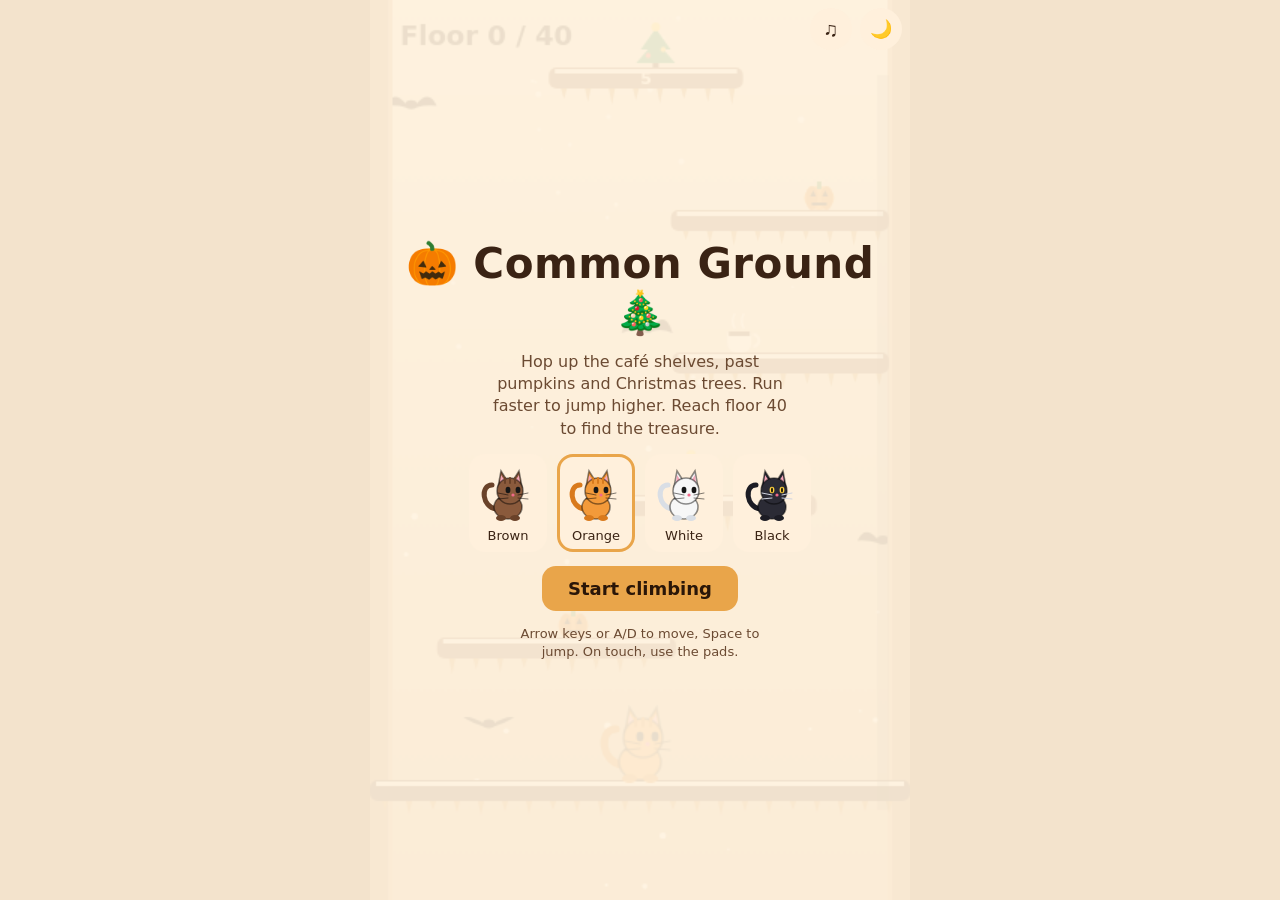
<file: index.html>
<!doctype html>
<html lang="en">
<head>
<meta charset="utf-8">
<meta name="viewport" content="width=device-width, initial-scale=1, viewport-fit=cover">
<title>Common Ground</title>
<link rel="stylesheet" href="style.css">
</head>
<body>
<div id="wrap">
  <canvas id="c" aria-label="Common Ground game"></canvas>
  <div id="actions">
    <button id="music" type="button" aria-label="Play background music">♫</button>
    <button id="mode" type="button" aria-label="Switch light or dark mode">🌙</button>
  </div>
  <audio id="bgMusic" preload="metadata" playsinline loop>
    <source src="song/ALMOND%20JOY.mp3" type="audio/mpeg">
  </audio>

  <div id="pads" aria-hidden="true">
    <button class="pad" id="bl" tabindex="-1">◀</button>
    <button class="pad j" id="bj" tabindex="-1">Jump</button>
    <button class="pad" id="br" tabindex="-1">▶</button>
  </div>

  <div id="menu" class="ov on">
    <h1>🎃 Common Ground 🎄</h1>
    <p>Hop up the café shelves, past pumpkins and Christmas trees. Run faster to jump higher. Reach floor 40 to find the treasure.</p>
    <div class="cats" id="picker" role="group" aria-label="Choose your cat"></div>
    <button class="btn" id="play">Start climbing</button>
    <p style="font-size:13px">Arrow keys or A/D to move, Space to jump. On touch, use the pads.</p>
  </div>

  <div id="over" class="ov">
    <h2>Splat!</h2>
    <p id="overTxt"></p>
    <div class="row">
      <button class="btn" id="again">Try again</button>
      <button class="btn alt" id="swap">Change cat</button>
    </div>
  </div>

  <div id="win" class="ov">
    <div class="big">🎁</div>
    <h2>You found the treasure!</h2>
    <p>Your reward is a seat at the table. Come hang out with the community.</p>
    <a class="btn dc" id="dcLink" href="https://dc.gg/commonground" target="_blank" rel="noopener noreferrer">Join our Discord server</a>
    <div class="row">
      <button class="btn alt" id="again2">Climb again</button>
      <button class="btn alt" id="swap2">Change cat</button>
    </div>
  </div>
</div>

<script src="game.js"></script>
</body>
</html>
</file>
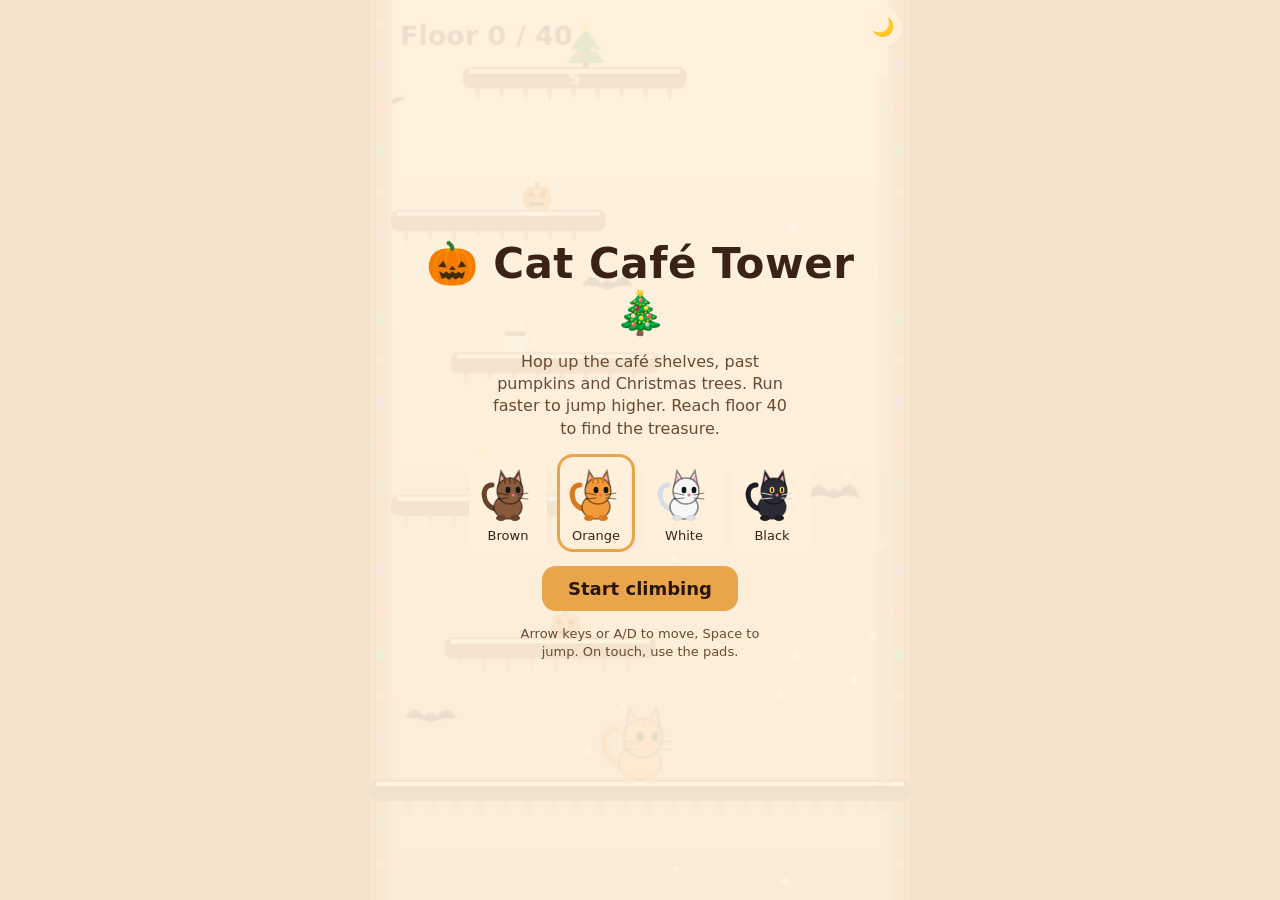
<file: cat-cafe-tower/cat-cafe-tower/index.html>
<!doctype html>
<html lang="en">
<head>
<meta charset="utf-8">
<meta name="viewport" content="width=device-width, initial-scale=1, viewport-fit=cover">
<title>Cat Café Tower</title>
<link rel="stylesheet" href="style.css">
</head>
<body>
<div id="wrap">
  <canvas id="c" aria-label="Cat Café Tower game"></canvas>
  <button id="mode" type="button" aria-label="Switch light or dark mode">🌙</button>

  <div id="pads" aria-hidden="true">
    <button class="pad" id="bl" tabindex="-1">◀</button>
    <button class="pad j" id="bj" tabindex="-1">Jump</button>
    <button class="pad" id="br" tabindex="-1">▶</button>
  </div>

  <div id="menu" class="ov on">
    <h1>🎃 Cat Café Tower 🎄</h1>
    <p>Hop up the café shelves, past pumpkins and Christmas trees. Run faster to jump higher. Reach floor 40 to find the treasure.</p>
    <div class="cats" id="picker" role="group" aria-label="Choose your cat"></div>
    <button class="btn" id="play">Start climbing</button>
    <p style="font-size:13px">Arrow keys or A/D to move, Space to jump. On touch, use the pads.</p>
  </div>

  <div id="over" class="ov">
    <h2>Splat!</h2>
    <p id="overTxt"></p>
    <div class="row">
      <button class="btn" id="again">Try again</button>
      <button class="btn alt" id="swap">Change cat</button>
    </div>
  </div>

  <div id="win" class="ov">
    <div class="big">🎁</div>
    <h2>You found the treasure!</h2>
    <p>Your reward is a seat at the table. Come hang out with the community.</p>
    <a class="btn dc" id="dcLink" href="https://dc.gg/commonground" target="_blank" rel="noopener noreferrer">Join our Discord server</a>
    <div class="row">
      <button class="btn alt" id="again2">Climb again</button>
      <button class="btn alt" id="swap2">Change cat</button>
    </div>
  </div>
</div>

<script src="game.js"></script>
</body>
</html>
</file>
<file: style.css>
:root{color-scheme:light;--ink:#3a2314;--night:#f3e3cc;--gold:#e9a54a;--panel:#fff0dc;--mute:#6b4a32;--ovbg:rgba(255,243,224,.9);--padbg:rgba(58,35,20,.2);--btnink:#2a1608;box-sizing:border-box;padding-top:env(safe-area-inset-top,0px);padding-bottom:env(safe-area-inset-bottom,0px)}
@media (prefers-color-scheme:dark){:root:not([data-theme=light]){color-scheme:dark;--ink:#f6e6d2;--night:#1d110a;--panel:#2e1c10;--mute:#cfb08f;--ovbg:rgba(24,13,7,.88);--padbg:rgba(246,230,210,.2)}}
:root[data-theme=dark]{color-scheme:dark;--ink:#f6e6d2;--night:#1d110a;--panel:#2e1c10;--mute:#cfb08f;--ovbg:rgba(24,13,7,.88);--padbg:rgba(246,230,210,.2)}
*{box-sizing:border-box;-webkit-tap-highlight-color:transparent;user-select:none;-webkit-user-select:none}
html,body{height:100%;margin:0;background:var(--night);color:var(--ink);font-family:ui-rounded,"Arial Rounded MT Bold","Trebuchet MS",system-ui,sans-serif;overflow:hidden}
#wrap{position:relative;height:100%;max-width:100%;aspect-ratio:3/5;margin:0 auto;max-height:100%}
canvas#c{width:100%;height:100%;display:block;background:var(--night);touch-action:none}
.ov{position:absolute;inset:0;display:none;flex-direction:column;align-items:center;justify-content:center;gap:14px;padding:24px;text-align:center;background:var(--ovbg)}
.ov.on{display:flex}
h1{margin:0;font-size:clamp(30px,8vw,42px);letter-spacing:.5px}
h2{margin:0;font-size:clamp(24px,6vw,32px)}
p{margin:0;line-height:1.4;color:var(--mute);max-width:30ch}
.cats{display:flex;gap:10px}
.cat{background:var(--panel);border:3px solid transparent;border-radius:16px;padding:4px 4px 6px;color:var(--ink);font:inherit;font-size:13px;cursor:pointer}
.cat[aria-pressed=true]{border-color:var(--gold)}
.cat:focus-visible,.btn:focus-visible,.pad:focus-visible{outline:3px solid #fff;outline-offset:2px}
.btn{font:inherit;font-weight:700;font-size:18px;border:0;border-radius:14px;padding:12px 26px;background:var(--gold);color:var(--btnink);cursor:pointer;text-decoration:none;display:inline-block}
.btn.alt{background:var(--panel);color:var(--ink)}
.btn.dc{background:#5865f2;color:#fff}
.row{display:flex;gap:10px;flex-wrap:wrap;justify-content:center}
#pads{position:absolute;left:0;right:0;bottom:10px;display:none;justify-content:space-between;padding:0 12px;pointer-events:none}
#pads.on{display:flex}
.pad{pointer-events:auto;width:72px;height:72px;border-radius:50%;border:0;background:var(--padbg);color:var(--ink);font-size:28px;touch-action:none}
.pad.j{background:rgba(255,207,74,.35);width:84px;height:84px;font-size:16px;font-weight:700}
.big{font-size:56px;line-height:1}
#actions{position:absolute;top:calc(8px + env(safe-area-inset-top,0px));right:calc(8px + env(safe-area-inset-right,0px));display:flex;gap:8px;z-index:5}
#mode,#music{flex:0 0 42px;width:42px;height:42px;padding:0;border-radius:50%;border:0;background:var(--panel);color:var(--ink);cursor:pointer;display:grid;place-items:center;line-height:1}
#mode{font-size:18px}
#mode:focus-visible{outline:3px solid var(--gold);outline-offset:2px}
#music{font-size:20px}
#music:focus-visible{outline:3px solid var(--gold);outline-offset:2px}
#bgMusic{position:absolute;width:1px;height:1px;left:-10px;bottom:-10px;border:0;opacity:0;pointer-events:none}
@media (prefers-reduced-motion:reduce){*{animation:none!important}}
</file>
<file: cat-cafe-tower/cat-cafe-tower/style.css>
:root{color-scheme:light;--ink:#3a2314;--night:#f3e3cc;--gold:#e9a54a;--panel:#fff0dc;--mute:#6b4a32;--ovbg:rgba(255,243,224,.9);--padbg:rgba(58,35,20,.2);--btnink:#2a1608;box-sizing:border-box;padding-top:env(safe-area-inset-top,0px);padding-bottom:env(safe-area-inset-bottom,0px)}
@media (prefers-color-scheme:dark){:root:not([data-theme=light]){color-scheme:dark;--ink:#f6e6d2;--night:#1d110a;--panel:#2e1c10;--mute:#cfb08f;--ovbg:rgba(24,13,7,.88);--padbg:rgba(246,230,210,.2)}}
:root[data-theme=dark]{color-scheme:dark;--ink:#f6e6d2;--night:#1d110a;--panel:#2e1c10;--mute:#cfb08f;--ovbg:rgba(24,13,7,.88);--padbg:rgba(246,230,210,.2)}
*{box-sizing:border-box;-webkit-tap-highlight-color:transparent;user-select:none;-webkit-user-select:none}
html,body{height:100%;margin:0;background:var(--night);color:var(--ink);font-family:ui-rounded,"Arial Rounded MT Bold","Trebuchet MS",system-ui,sans-serif;overflow:hidden}
#wrap{position:relative;height:100%;max-width:100%;aspect-ratio:3/5;margin:0 auto;max-height:100%}
canvas#c{width:100%;height:100%;display:block;background:var(--night);touch-action:none}
.ov{position:absolute;inset:0;display:none;flex-direction:column;align-items:center;justify-content:center;gap:14px;padding:24px;text-align:center;background:var(--ovbg)}
.ov.on{display:flex}
h1{margin:0;font-size:clamp(30px,8vw,42px);letter-spacing:.5px}
h2{margin:0;font-size:clamp(24px,6vw,32px)}
p{margin:0;line-height:1.4;color:var(--mute);max-width:30ch}
.cats{display:flex;gap:10px}
.cat{background:var(--panel);border:3px solid transparent;border-radius:16px;padding:4px 4px 6px;color:var(--ink);font:inherit;font-size:13px;cursor:pointer}
.cat[aria-pressed=true]{border-color:var(--gold)}
.cat:focus-visible,.btn:focus-visible,.pad:focus-visible{outline:3px solid #fff;outline-offset:2px}
.btn{font:inherit;font-weight:700;font-size:18px;border:0;border-radius:14px;padding:12px 26px;background:var(--gold);color:var(--btnink);cursor:pointer;text-decoration:none;display:inline-block}
.btn.alt{background:var(--panel);color:var(--ink)}
.btn.dc{background:#5865f2;color:#fff}
.row{display:flex;gap:10px;flex-wrap:wrap;justify-content:center}
#pads{position:absolute;left:0;right:0;bottom:10px;display:none;justify-content:space-between;padding:0 12px;pointer-events:none}
#pads.on{display:flex}
.pad{pointer-events:auto;width:72px;height:72px;border-radius:50%;border:0;background:var(--padbg);color:var(--ink);font-size:28px;touch-action:none}
.pad.j{background:rgba(255,207,74,.35);width:84px;height:84px;font-size:16px;font-weight:700}
.big{font-size:56px;line-height:1}
#mode{position:absolute;top:8px;right:8px;width:38px;height:38px;border-radius:50%;border:0;background:var(--panel);color:var(--ink);font-size:18px;cursor:pointer;z-index:5}
#mode:focus-visible{outline:3px solid var(--gold);outline-offset:2px}
@media (prefers-reduced-motion:reduce){*{animation:none!important}}
</file>
